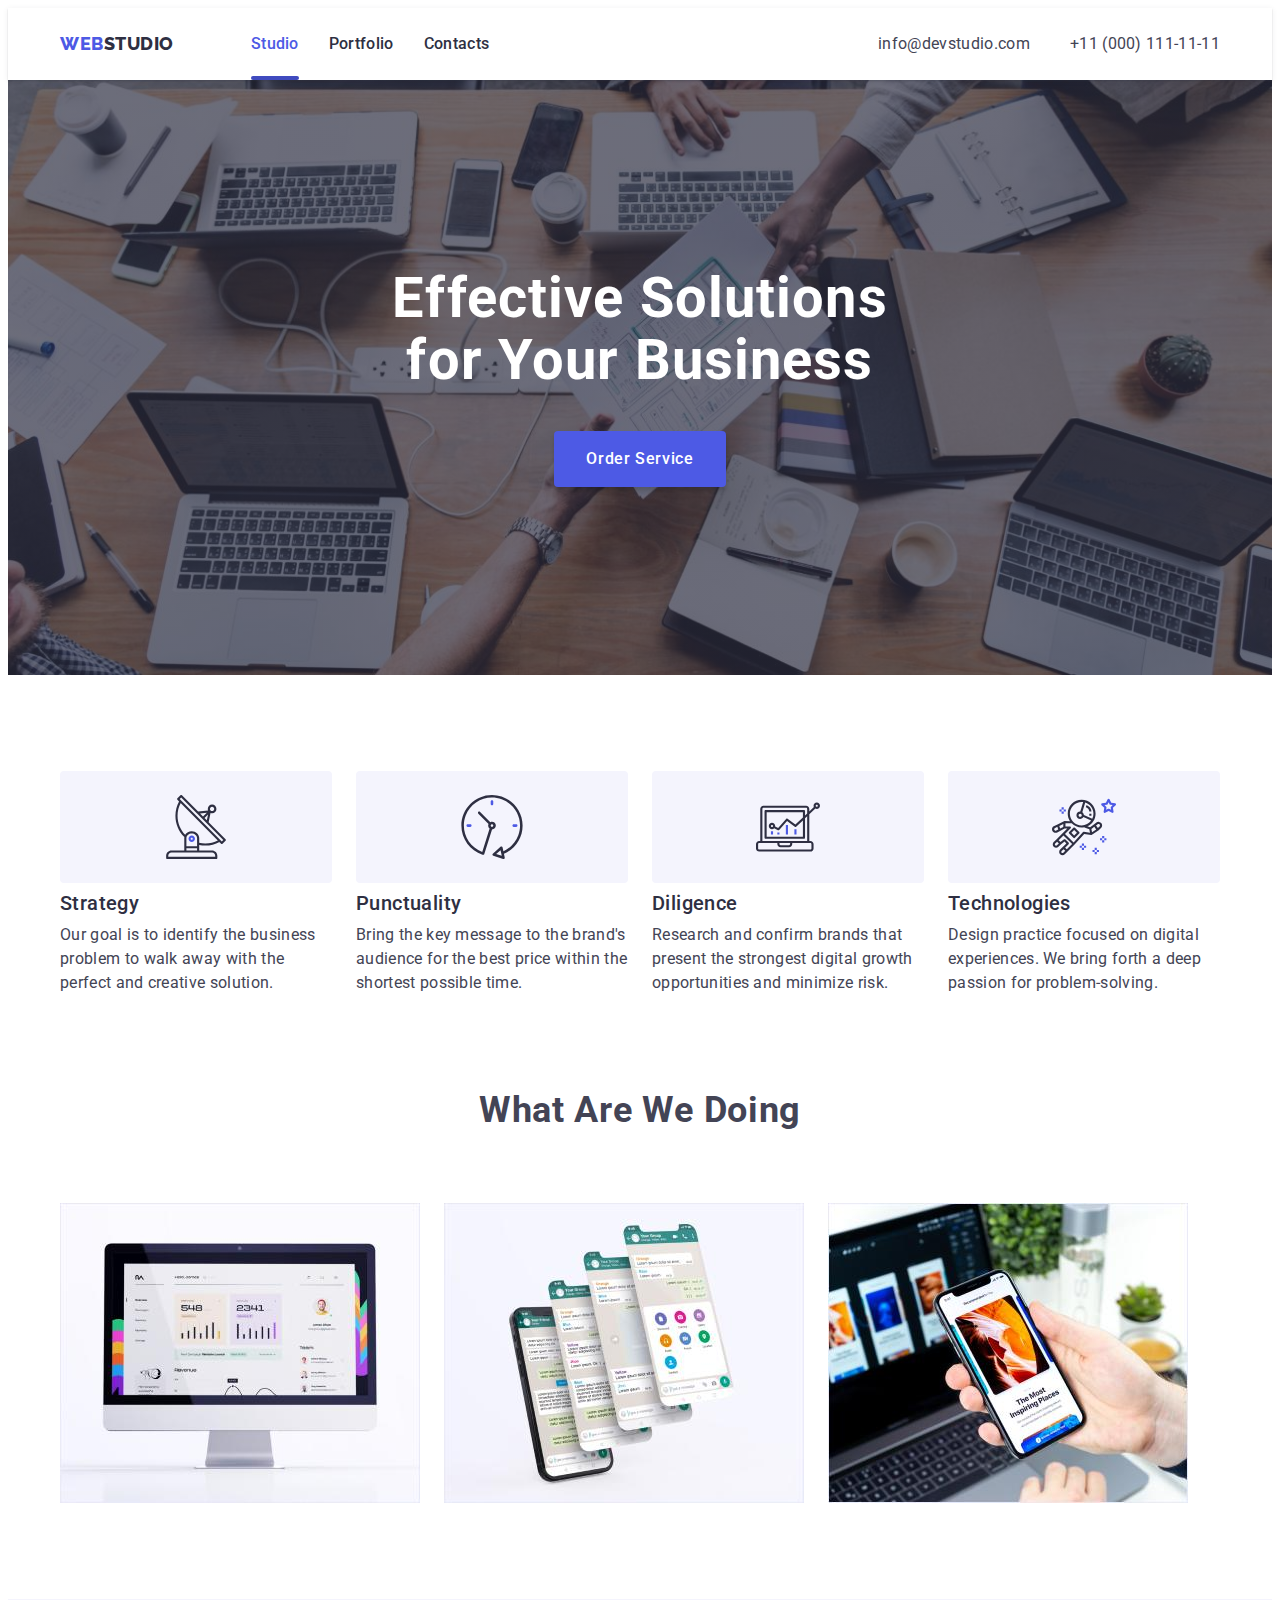
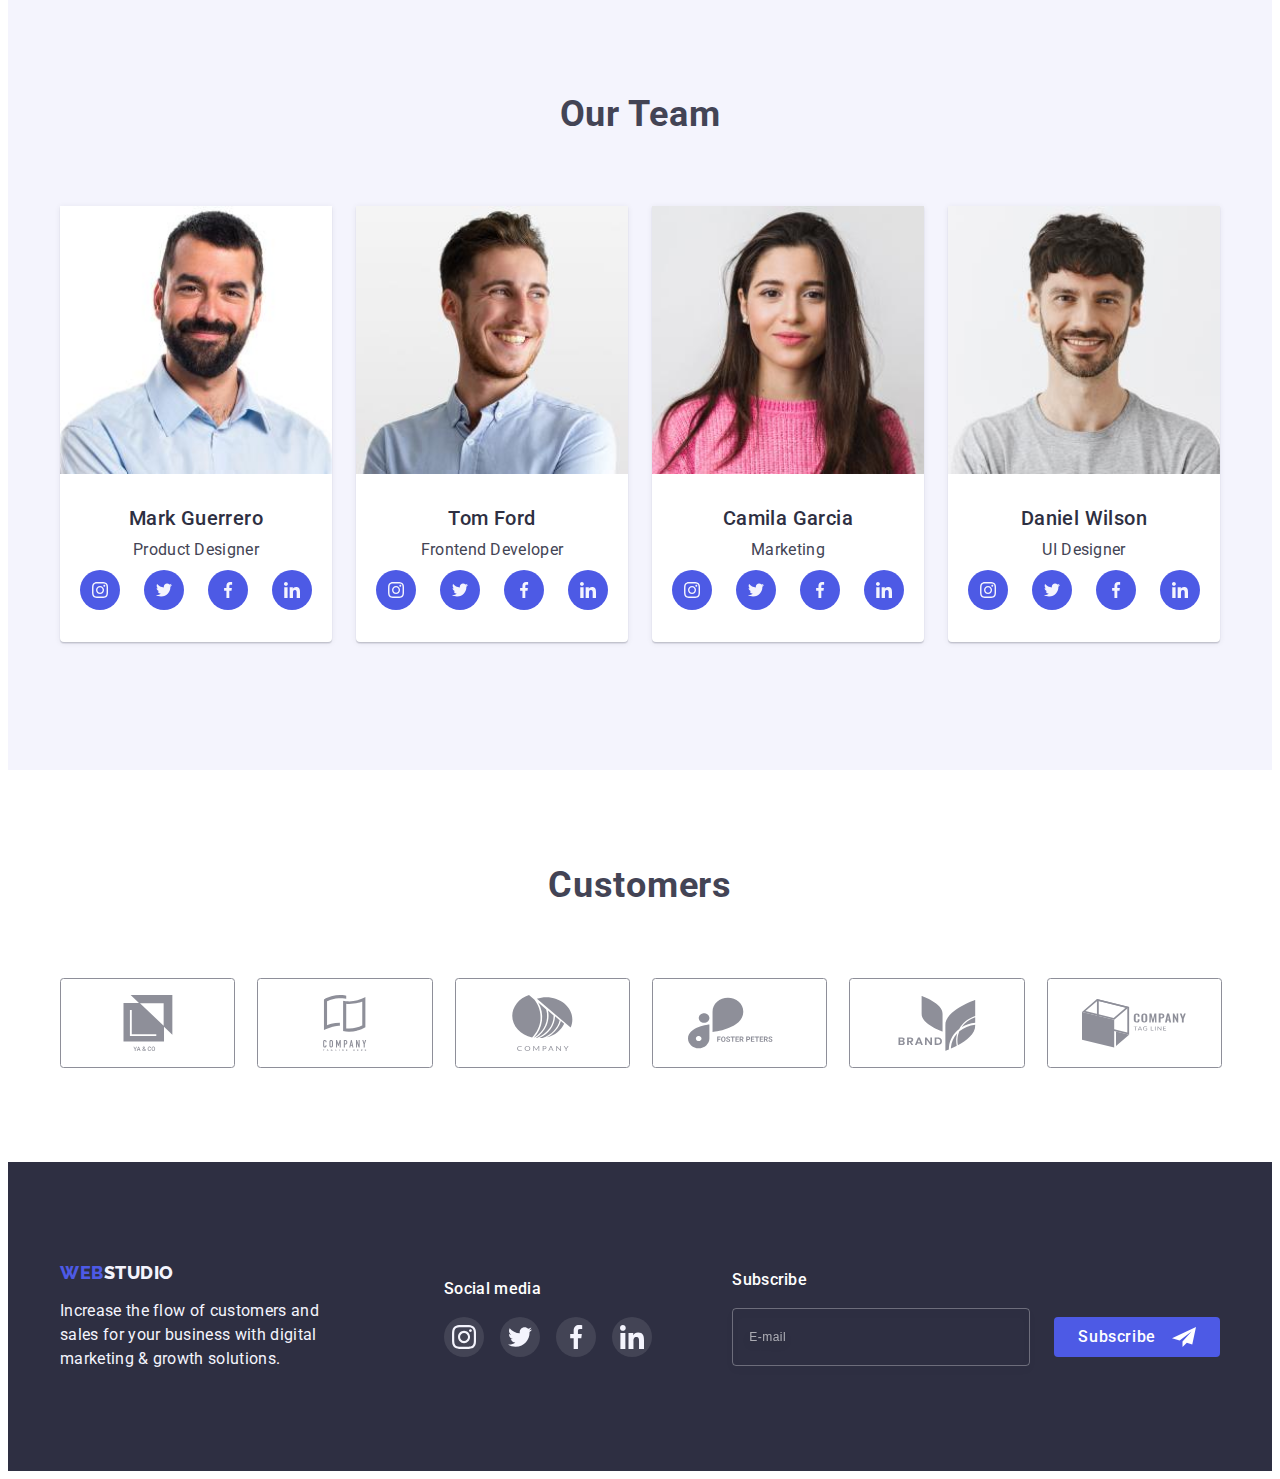
<file: index.html>
<!DOCTYPE html>
<html lang="en">
  <head>
    <meta charset="UTF-8" />
    <meta http-equiv="X-UA-Compatible" content="IE=edge" />
    <meta name="viewport" content="width=device-width, initial-scale=1.0" />
    <title>Document</title>
    <link rel="preconnect" href="https://fonts.googleapis.com" />
    <link rel="preconnect" href="https://fonts.gstatic.com" crossorigin />
    <link
      href="https://fonts.googleapis.com/css2?family=Raleway:wght@800&family=Roboto:wght@400;500;700;900&display=swap"
      rel="stylesheet"
    />
    <link
      rel="stylesheet"
      href="https://cdnjs.cloudflare.com/ajax/libs/modern-normalize/1.1.0/modern-normalize.min.css"
      integrity="sha512-wpPYUAdjBVSE4KJnH1VR1HeZfpl1ub8YT/NKx4PuQ5NmX2tKuGu6U/JRp5y+Y8XG2tV+wKQpNHVUX03MfMFn9Q=="
      crossorigin="anonymous"
      referrerpolicy="no-referrer"
    />
    <link rel="stylesheet" href="./css/styles.css" />
    <link rel="stylesheet" href="./css/mobile.css" />
    <link rel="stylesheet" href="./css/tablet.css" />
    <link rel="stylesheet" href="./css/desktop.css" />
  </head>
  <body>
    <header class="header">
      <div class="container">
        <nav class="header-navigation">
          <!-- logotype -->
          <a href="/" class="header-logo link"><span>Web</span>Studio</a>
          <!-- menu -->
          <ul class="header-list list">
            <li class="header-item">
              <a class="header-link link current" href="./index.html">Studio</a>
            </li>
            <li class="header-item">
              <a class="header-link link" href="./portfolio.html">Portfolio</a>
            </li>
            <li class="header-item">
              <a class="header-link link" href="#">Contacts</a>
            </li>
          </ul>
        </nav>
        <ul class="contacts-list list">
          <li class="contacts-item">
            <a
              class="contacts-link link-email link"
              href="mailto:info@devstudio.com"
              >info@devstudio.com</a
            >
          </li>
          <li class="contacts-item">
            <a class="contacts-link link-tel link" href="tel:+110001111111"
              >+11 (000) 111-11-11</a
            >
          </li>
        </ul>
        <button
          type="button"
          class="menu-open-button btn"
          aria-label="Кнопка для відкриття мобільного меню"
          data-menu-open
        >
          <svg width="32" height="22">
            <use class="menu-open-icon" href="./images/icons.svg#burger"></use>
          </svg>
        </button>
      </div>

      <div class="mob-menu is-hidden" data-menu>
        <div class="menu-container">
          <div class="mob-menu-top">
            <button
              type="button"
              class="menu-close-button btn"
              aria-label="Кнопка для закриття мобільного меню"
              data-menu-close
            >
              <svg width="8" height="8">
                <use
                  class="menu-close-icon"
                  href="./images/icons.svg#close"
                ></use>
              </svg>
            </button>
            <ul class="mob-menu-list list">
              <li class="mob-menu-item">
                <a class="mob-menu-link link current" href="./index.html"
                  >Studio</a
                >
              </li>
              <li class="mob-menu-item">
                <a class="mob-menu-link link" href="./portfolio.html"
                  >Portfolio</a
                >
              </li>
              <li class="mob-menu-item">
                <a class="mob-menu-link link" href="#">Contacts</a>
              </li>
            </ul>
          </div>
          <div class="mob-menu-bottom">
            <ul class="mob-menu-contacts-list list">
              <li class="mob-menu-contacts-item">
                <a
                  class="mob-menu-contacts-link link-tel link"
                  href="tel:+110001111111"
                  >+11 (000) 111-11-11</a
                >
              </li>
              <li class="mob-menu-contacts-item">
                <a
                  class="mob-menu-contacts-link link-email link"
                  href="mailto:info@devstudio.com"
                  >info@devstudio.com</a
                >
              </li>
            </ul>
            <ul class="mob_menu_soc-list list">
              <li class="social_media-item">
                <a class="social_media-link link" href="#">
                  <svg class="social_media-icon" width="24" height="24">
                    <use href="./images/icons.svg#instagram"></use>
                  </svg>
                </a>
              </li>
              <li class="social_media-item">
                <a class="social_media-link link" href="#">
                  <svg class="social_media-icon" width="24" height="24">
                    <use href="./images/icons.svg#twitter"></use>
                  </svg>
                </a>
              </li>
              <li class="social_media-item">
                <a class="social_media-link link" href="#">
                  <svg class="social_media-icon" width="24" height="24">
                    <use href="./images/icons.svg#facebook"></use>
                  </svg>
                </a>
              </li>
              <li class="social_media-item">
                <a class="social_media-link link" href="#">
                  <svg class="social_media-icon" width="24" height="24">
                    <use href="./images/icons.svg#linkedin"></use>
                  </svg>
                </a>
              </li>
            </ul>
          </div>
        </div>
      </div>
    </header>

    <main>
      <!-- banner -->
      <section class="hero">
        <div class="container">
          <h1 class="hero-title">Effective Solutions for Your Business</h1>
          <button type="button" class="hero-btn btn" data-modal-open>
            Order Service
          </button>
        </div>
      </section>
      <!-- skills-->
      <section class="section section-skills">
        <div class="container">
          <h2 hidden class="skills-title">Our skills</h2>
          <ul class="skills-list list">
            <li class="skills-item">
              <div class="skills-item-icon">
                <svg height="64" width="64">
                  <use href="./images/icons.svg#antenna"></use>
                </svg>
              </div>
              <h3 class="skills-item-title">Strategy</h3>
              <p class="skills-item-text">
                Our goal is to identify the business problem to walk away with
                the perfect and creative solution.
              </p>
            </li>
            <li class="skills-item">
              <div class="skills-item-icon">
                <svg height="64" width="64">
                  <use href="./images/icons.svg#clock"></use>
                </svg>
              </div>
              <h3 class="skills-item-title">Punctuality</h3>
              <p class="skills-item-text">
                Bring the key message to the brand's audience for the best price
                within the shortest possible time.
              </p>
            </li>
            <li class="skills-item">
              <div class="skills-item-icon">
                <svg height="64" width="64">
                  <use href="./images/icons.svg#diagram"></use>
                </svg>
              </div>
              <h3 class="skills-item-title">Diligence</h3>
              <p class="skills-item-text">
                Research and confirm brands that present the strongest digital
                growth opportunities and minimize risk.
              </p>
            </li>
            <li class="skills-item">
              <div class="skills-item-icon">
                <svg height="64" width="64">
                  <use href="./images/icons.svg#astronaut"></use>
                </svg>
              </div>
              <h3 class="skills-item-title">Technologies</h3>
              <p class="skills-item-text">
                Design practice focused on digital experiences. We bring forth a
                deep passion for problem-solving.
              </p>
            </li>
          </ul>
        </div>
      </section>
      <!-- What are we doing -->
      <section class="section section-works">
        <div class="container">
          <h2 class="section-title">What are we doing</h2>
          <ul class="works-list list">
            <li class="works-item">
              <img
                src="images/what_are_we_doing_1.jpg"
                alt="Desktop applications"
                height="300"
                width="360"
              />
            </li>
            <li class="works-item">
              <img
                src="images/what_are_we_doing_2.jpg"
                alt="Mobile applications"
                height="300"
                width="360"
              />
            </li>
            <li class="works-item">
              <img
                src="images/what_are_we_doing_3.jpg"
                alt="Cross-platform applications"
                height="300"
                width="360"
              />
            </li>
          </ul>
        </div>
      </section>
      <!-- Our Team -->
      <section class="section section-team">
        <div class="container">
          <h2 class="section-title">Our Team</h2>
          <ul class="team-list list">
            <li class="team-item">
              <img
                srcset="
                  images/team/our_team_1.jpg    1x,
                  images/team/our_team_1_2x.jpg 2x
                "
                src="images/team/our_team_1.jpg"
                alt="photo"
                height="260"
                width="264"
              />
              <div class="team-text-content">
                <h3 class="team-item-title">Mark Guerrero</h3>
                <p class="team-item-text">Product Designer</p>
                <ul class="social_media list">
                  <li class="social_media-item">
                    <a class="social_media-link link" href="#">
                      <svg class="social_media-icon" width="16" height="16">
                        <use href="./images/icons.svg#instagram"></use>
                      </svg>
                    </a>
                  </li>
                  <li class="social_media-item">
                    <a class="social_media-link link" href="#">
                      <svg class="social_media-icon" width="16" height="16">
                        <use href="./images/icons.svg#twitter"></use>
                      </svg>
                    </a>
                  </li>
                  <li class="social_media-item">
                    <a class="social_media-link link" href="#">
                      <svg class="social_media-icon" width="16" height="16">
                        <use href="./images/icons.svg#facebook"></use>
                      </svg>
                    </a>
                  </li>
                  <li class="social_media-item">
                    <a class="social_media-link link" href="#">
                      <svg class="social_media-icon" width="16" height="16">
                        <use href="./images/icons.svg#linkedin"></use>
                      </svg>
                    </a>
                  </li>
                </ul>
              </div>
            </li>
            <li class="team-item">
              <img
                srcset="
                  images/team/our_team_2.jpg    1x,
                  images/team/our_team_2_2x.jpg 2x
                "
                src="images/team/our_team_2.jpg"
                alt="photo"
                height="260"
                width="264"
              />
              <div class="team-text-content">
                <h3 class="team-item-title">Tom Ford</h3>
                <p class="team-item-text">Frontend Developer</p>
                <ul class="social_media list">
                  <li class="social_media-item">
                    <a class="social_media-link link" href="#">
                      <svg class="social_media-icon" width="16" height="16">
                        <use href="./images/icons.svg#instagram"></use>
                      </svg>
                    </a>
                  </li>
                  <li class="social_media-item">
                    <a class="social_media-link link" href="#">
                      <svg class="social_media-icon" width="16" height="16">
                        <use href="./images/icons.svg#twitter"></use>
                      </svg>
                    </a>
                  </li>
                  <li class="social_media-item">
                    <a class="social_media-link link" href="#">
                      <svg class="social_media-icon" width="16" height="16">
                        <use href="./images/icons.svg#facebook"></use>
                      </svg>
                    </a>
                  </li>
                  <li class="social_media-item">
                    <a class="social_media-link link" href="#">
                      <svg class="social_media-icon" width="16" height="16">
                        <use href="./images/icons.svg#linkedin"></use>
                      </svg>
                    </a>
                  </li>
                </ul>
              </div>
            </li>
            <li class="team-item">
              <img
                srcset="
                  images/team/our_team_3.jpg    1x,
                  images/team/our_team_3_2x.jpg 2x
                "
                src="images/team/our_team_3.jpg"
                alt="photo"
                height="260"
                width="264"
              />
              <div class="team-text-content">
                <h3 class="team-item-title">Camila Garcia</h3>
                <p class="team-item-text">Marketing</p>
                <ul class="social_media list">
                  <li class="social_media-item">
                    <a class="social_media-link link" href="#">
                      <svg class="social_media-icon" width="16" height="16">
                        <use href="./images/icons.svg#instagram"></use>
                      </svg>
                    </a>
                  </li>
                  <li class="social_media-item">
                    <a class="social_media-link link" href="#">
                      <svg class="social_media-icon" width="16" height="16">
                        <use href="./images/icons.svg#twitter"></use>
                      </svg>
                    </a>
                  </li>
                  <li class="social_media-item">
                    <a class="social_media-link link" href="#">
                      <svg class="social_media-icon" width="16" height="16">
                        <use href="./images/icons.svg#facebook"></use>
                      </svg>
                    </a>
                  </li>
                  <li class="social_media-item">
                    <a class="social_media-link link" href="#">
                      <svg class="social_media-icon" width="16" height="16">
                        <use href="./images/icons.svg#linkedin"></use>
                      </svg>
                    </a>
                  </li>
                </ul>
              </div>
            </li>
            <li class="team-item">
              <img
                srcset="
                  images/team/our_team_4.jpg    1x,
                  images/team/our_team_4_2x.jpg 2x
                "
                src="images/team/our_team_4.jpg"
                alt="photo"
                height="260"
                width="264"
              />
              <div class="team-text-content">
                <h3 class="team-item-title">Daniel Wilson</h3>
                <p class="team-item-text">UI Designer</p>
                <ul class="social_media list">
                  <li class="social_media-item">
                    <a class="social_media-link link" href="#">
                      <svg class="social_media-icon" width="16" height="16">
                        <use href="./images/icons.svg#instagram"></use>
                      </svg>
                    </a>
                  </li>
                  <li class="social_media-item">
                    <a class="social_media-link link" href="#">
                      <svg class="social_media-icon" width="16" height="16">
                        <use href="./images/icons.svg#twitter"></use>
                      </svg>
                    </a>
                  </li>
                  <li class="social_media-item">
                    <a class="social_media-link link" href="#">
                      <svg class="social_media-icon" width="16" height="16">
                        <use href="./images/icons.svg#facebook"></use>
                      </svg>
                    </a>
                  </li>
                  <li class="social_media-item">
                    <a class="social_media-link link" href="#">
                      <svg class="social_media-icon" width="16" height="16">
                        <use href="./images/icons.svg#linkedin"></use>
                      </svg>
                    </a>
                  </li>
                </ul>
              </div>
            </li>
          </ul>
        </div>
      </section>
      <!-- Customers -->
      <section class="section section-customers">
        <div class="container">
          <h2 class="section-title">Customers</h2>
          <ul class="customers-list list">
            <li class="customers-item">
              <a href="#" class="customers-link link">
                <svg class="customers-icon" width="104" height="56">
                  <use href="./images/icons.svg#client_1"></use>
                </svg>
              </a>
            </li>
            <li class="customers-item">
              <a href="#" class="customers-link link">
                <svg class="customers-icon" width="104" height="56">
                  <use href="./images/icons.svg#client_2"></use>
                </svg>
              </a>
            </li>
            <li class="customers-item">
              <a href="#" class="customers-link link">
                <svg class="customers-icon" width="104" height="56">
                  <use href="./images/icons.svg#client_3"></use>
                </svg>
              </a>
            </li>
            <li class="customers-item">
              <a href="#" class="customers-link link">
                <svg class="customers-icon" width="104" height="56">
                  <use href="./images/icons.svg#client_4"></use>
                </svg>
              </a>
            </li>
            <li class="customers-item">
              <a href="#" class="customers-link link">
                <svg class="customers-icon" width="104" height="56">
                  <use href="./images/icons.svg#client_5"></use>
                </svg>
              </a>
            </li>
            <li class="customers-item">
              <a href="#" class="customers-link link">
                <svg class="customers-icon" width="104" height="56">
                  <use href="./images/icons.svg#client_6"></use>
                </svg>
              </a>
            </li>
          </ul>
        </div>
      </section>
    </main>

    <footer class="footer">
      <div class="container footer-content">
        <div class="footer-text-content">
          <a href="/" class="footer-logo link"><span>Web</span>Studio</a>
          <p class="footer-text">
            Increase the flow of customers and sales for your business with
            digital marketing & growth solutions.
          </p>
        </div>
        <div class="footer-contacts">
          <p class="footer-contacts-title">Social media</p>
          <ul class="footer-contacts-list list">
            <li class="footer-contacts-item">
              <a href="#" class="footer-contacts-link link">
                <svg class="footer-contacts-icon" width="24" height="24">
                  <use href="./images/icons.svg#instagram"></use>
                </svg>
              </a>
            </li>
            <li class="footer-contacts-item">
              <a href="#" class="footer-contacts-link link">
                <svg class="footer-contacts-icon" width="24" height="24">
                  <use href="./images/icons.svg#twitter"></use>
                </svg>
              </a>
            </li>
            <li class="footer-contacts-item">
              <a href="#" class="footer-contacts-link link">
                <svg class="footer-contacts-icon" width="24" height="24">
                  <use href="./images/icons.svg#facebook"></use>
                </svg>
              </a>
            </li>
            <li class="footer-contacts-item">
              <a href="#" class="footer-contacts-link link">
                <svg class="footer-contacts-icon" width="24" height="24">
                  <use href="./images/icons.svg#linkedin"></use>
                </svg>
              </a>
            </li>
          </ul>
        </div>
        <form class="footer-subscribe">
          <p class="footer-form-title">Subscribe</p>
          <div class="footer-input-wrap">
            <input
              type="email"
              class="footer-form-input"
              name="email"
              id="user-email"
              placeholder="E-mail"
              required
            />
            <button type="submit" class="footer-form-button btn">
              Subscribe
              <!-- <svg class="footer-subscribe-icon" width="24" height="20">
								<use href="./images/icons.svg#icon-send"></use>
							</svg> -->
            </button>
          </div>
        </form>
      </div>
    </footer>

    <div class="backdrop is-hidden" data-modal>
      <div class="modal">
        <button type="button" class="modal-button btn" data-modal-close>
          <svg class="modal-button-icon" width="8" height="8">
            <use href="./images/icons.svg#close"></use>
          </svg>
        </button>
        <form class="modal-form">
          <p class="form-title">
            Leave your contacts and we will call you back
          </p>
          <div class="form-field">
            <label for="user-name" class="input-text">Name</label>
            <div class="input-wrap">
              <input
                type="name"
                class="form-input"
                name="name"
                id="user-name"
                autofocus
                required
              />
              <svg class="input-icon" width="12" height="12">
                <use href="./images/icons.svg#icon-name"></use>
              </svg>
            </div>
          </div>

          <div class="form-field">
            <label for="user-tel" class="input-text">Phone</label>
            <div class="input-wrap">
              <input
                type="name"
                class="form-input"
                name="tel"
                id="user-tel"
                required
              />
              <svg class="input-icon" width="13" height="13">
                <use href="./images/icons.svg#icon-tel"></use>
              </svg>
            </div>
          </div>
          <div class="form-field">
            <label for="user-email" class="input-text">Email</label>
            <div class="input-wrap">
              <input
                type="email"
                class="form-input"
                name="email"
                id="user-email"
              />
              <svg class="input-icon" width="15" height="12">
                <use href="./images/icons.svg#icon-email"></use>
              </svg>
            </div>
          </div>
          <div class="form-field comment">
            <label for="user-comment" class="input-text">Comment</label>
            <textarea
              class="form-input form-comment"
              name="comment"
              placeholder="Text input"
              id="user-comment"
            ></textarea>
          </div>
          <div class="form-checkbox-field">
            <input
              type="checkbox"
              class="input-check visually-hidden"
              name="privacy"
              value="true"
              id="privacy"
            />
            <label for="privacy" class="check-text">
              <span>
                <svg class="check-icon" width="10" height="8">
                  <use href="./images/icons.svg#check"></use>
                </svg>
              </span>
              I accept the terms and conditions of the
              <a href="#" class="check-privacy-link link">Privacy Policy</a>
            </label>
          </div>
          <button type="submit" class="form-button-send btn">Send</button>
        </form>
      </div>
    </div>
    <script src="./js/mobile-menu.js"></script>
    <script src="./js/modal.js"></script>
  </body>
</html>
</file>
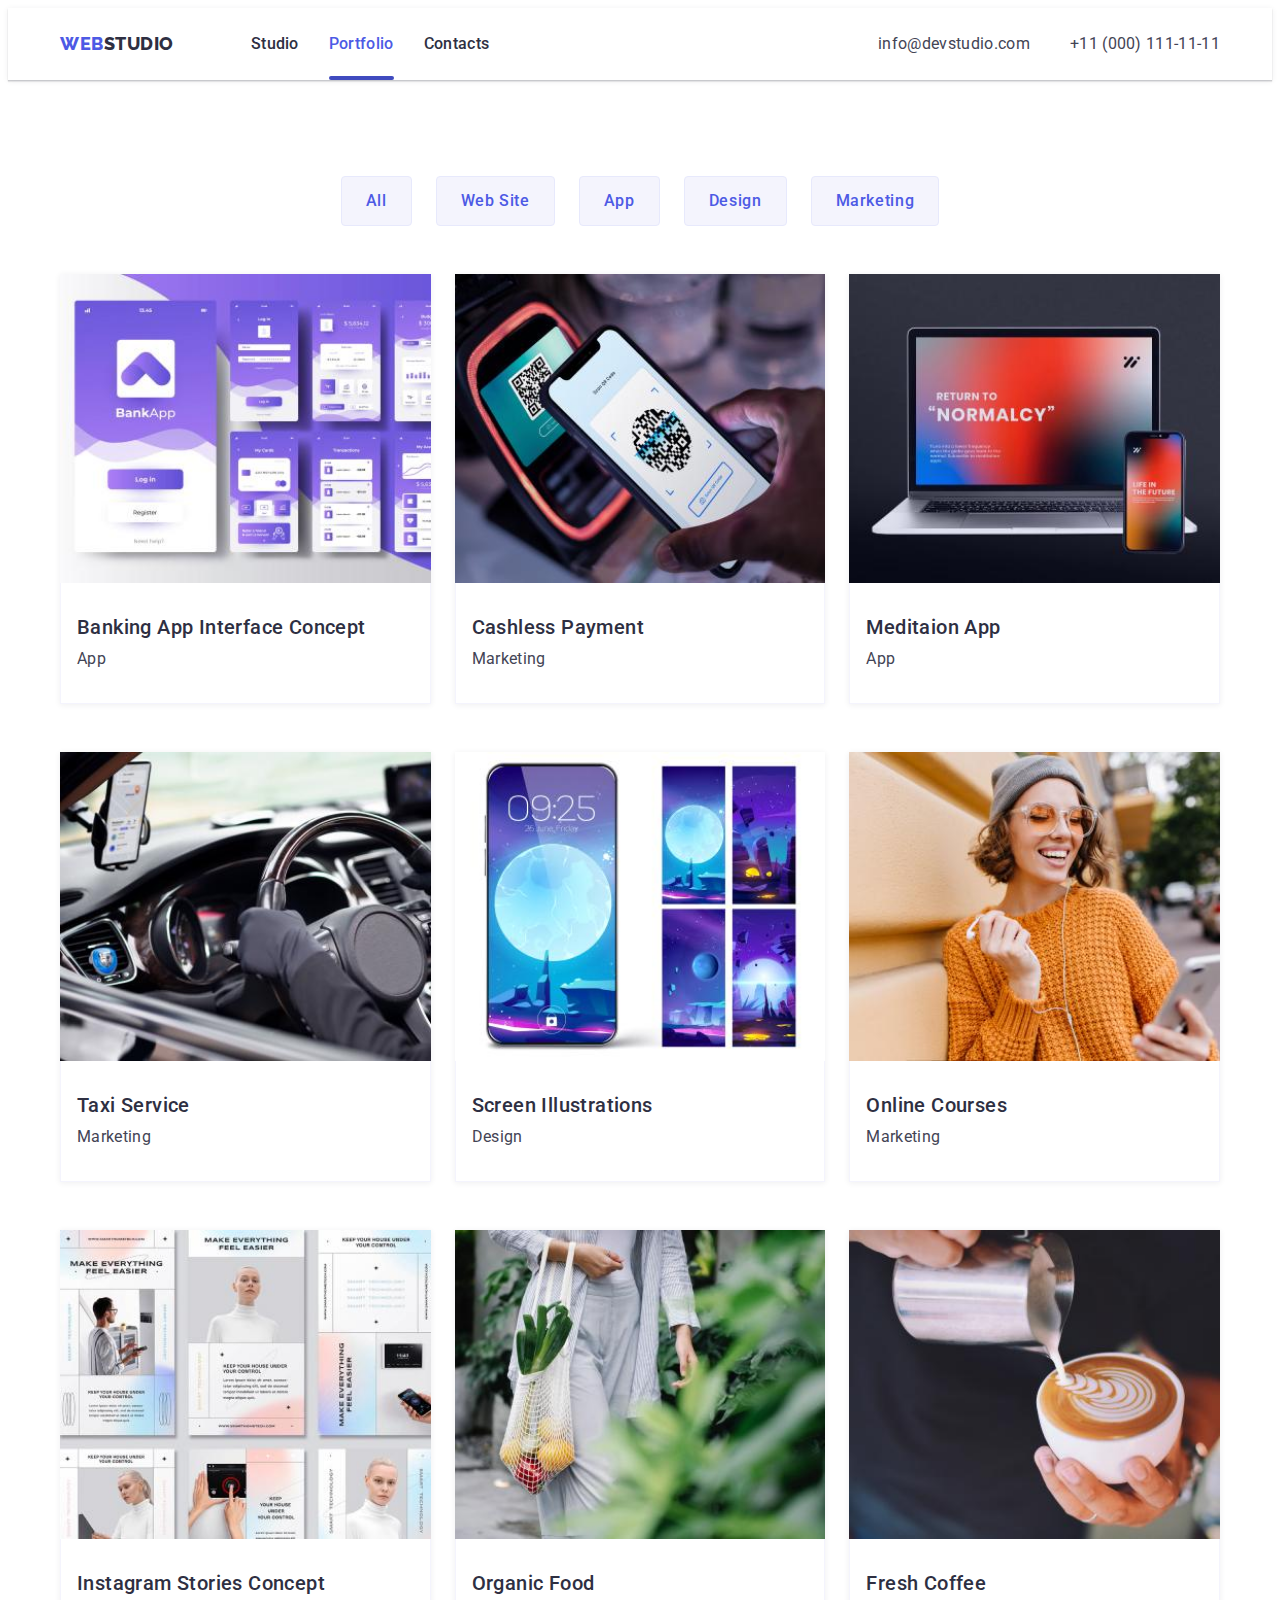
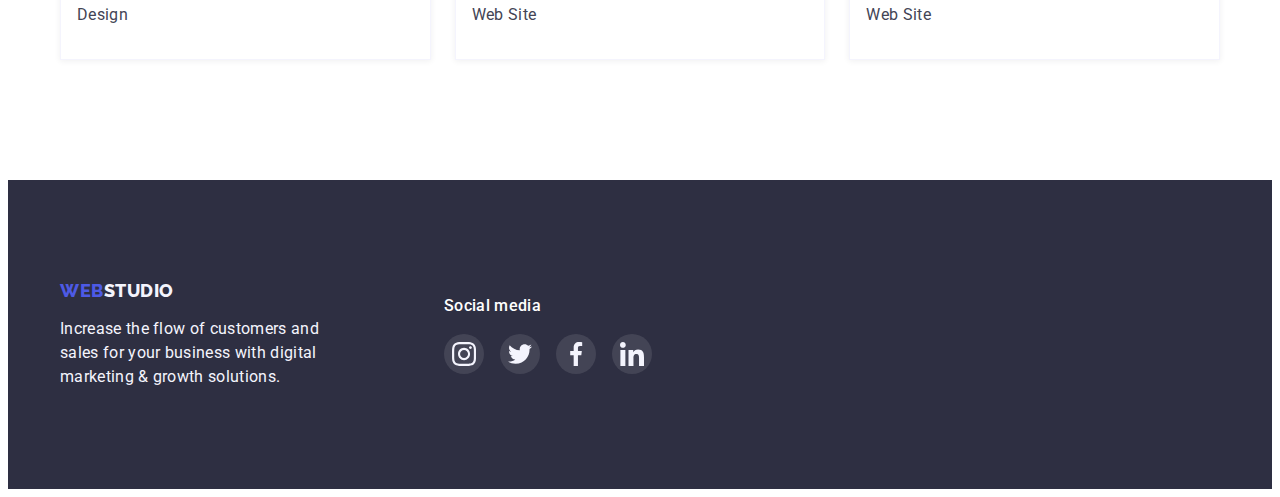
<file: portfolio.html>
<!DOCTYPE html>
<html lang="en">
	<head>
		<meta charset="UTF-8" />
		<meta http-equiv="X-UA-Compatible" content="IE=edge" />
		<meta name="viewport" content="width=device-width, initial-scale=1.0" />
		<title>Document</title>
		<link rel="preconnect" href="https://fonts.googleapis.com" />
		<link rel="preconnect" href="https://fonts.gstatic.com" crossorigin />
		<link
			href="https://fonts.googleapis.com/css2?family=Raleway:wght@800&family=Roboto:wght@400;500;700;900&display=swap"
			rel="stylesheet"
		/>
		<link
			rel="stylesheet"
			href="https://cdnjs.cloudflare.com/ajax/libs/modern-normalize/1.1.0/modern-normalize.min.css"
			integrity="sha512-wpPYUAdjBVSE4KJnH1VR1HeZfpl1ub8YT/NKx4PuQ5NmX2tKuGu6U/JRp5y+Y8XG2tV+wKQpNHVUX03MfMFn9Q=="
			crossorigin="anonymous"
			referrerpolicy="no-referrer"
		/>
		<link rel="stylesheet" href="./css/styles.css" />
		<link rel="stylesheet" href="./css/mobile.css" />
		<link rel="stylesheet" href="./css/tablet.css" />
		<link rel="stylesheet" href="./css/desktop.css" />
	</head>
	<body>
		<header class="header">
			<div class="container">
				<nav class="header-navigation">
					<!-- logotype -->
					<a href="/" class="header-logo link"><span>Web</span>Studio</a>
					<!-- menu -->
					<ul class="header-list list">
						<li class="header-item">
							<a class="header-link link" href="./index.html">Studio</a>
						</li>
						<li class="header-item">
							<a class="header-link link current" href="./portfolio.html"
								>Portfolio</a
							>
						</li>
						<li class="header-item">
							<a class="header-link link" href="#">Contacts</a>
						</li>
					</ul>
				</nav>
				<ul class="contacts-list list">
					<li class="contacts-item">
						<a
							class="contacts-link link-email link"
							href="mailto:info@devstudio.com"
							>info@devstudio.com</a
						>
					</li>
					<li class="contacts-item">
						<a class="contacts-link link-tel link" href="tel:+110001111111"
							>+11 (000) 111-11-11</a
						>
					</li>
				</ul>
				<button
					type="button"
					class="menu-open-button btn"
					aria-label="Кнопка для відкриття мобільного меню"
					data-menu-open
				>
					<svg width="32" height="22">
						<use class="menu-open-icon" href="./images/icons.svg#burger"></use>
					</svg>
				</button>
			</div>
			<div class="mob-menu is-hidden" data-menu>
				<div class="menu-container">
					<div class="mob-menu-top">
						<button
							type="button"
							class="menu-close-button btn"
							aria-label="Кнопка для закриття мобільного меню"
							data-menu-close
						>
							<svg width="8" height="8">
								<use
									class="menu-close-icon"
									href="./images/icons.svg#close"
								></use>
							</svg>
						</button>
						<ul class="mob-menu-list list">
							<li class="mob-menu-item">
								<a class="mob-menu-link link" href="./index.html">Studio</a>
							</li>
							<li class="mob-menu-item">
								<a class="mob-menu-link link current" href="./portfolio.html"
									>Portfolio</a
								>
							</li>
							<li class="mob-menu-item">
								<a class="mob-menu-link link" href="#">Contacts</a>
							</li>
						</ul>
					</div>
					<div class="mob-menu-bottom">
						<ul class="mob-menu-contacts-list list">
							<li class="mob-menu-contacts-item">
								<a
									class="mob-menu-contacts-link link-tel link"
									href="tel:+110001111111"
									>+11 (000) 111-11-11</a
								>
							</li>
							<li class="mob-menu-contacts-item">
								<a
									class="mob-menu-contacts-link link-email link"
									href="mailto:info@devstudio.com"
									>info@devstudio.com</a
								>
							</li>
						</ul>
						<ul class="mob_menu_soc-list list">
							<li class="social_media-item">
								<a class="social_media-link link" href="#">
									<svg class="social_media-icon" width="24" height="24">
										<use href="./images/icons.svg#instagram"></use>
									</svg>
								</a>
							</li>
							<li class="social_media-item">
								<a class="social_media-link link" href="#">
									<svg class="social_media-icon" width="24" height="24">
										<use href="./images/icons.svg#twitter"></use>
									</svg>
								</a>
							</li>
							<li class="social_media-item">
								<a class="social_media-link link" href="#">
									<svg class="social_media-icon" width="24" height="24">
										<use href="./images/icons.svg#facebook"></use>
									</svg>
								</a>
							</li>
							<li class="social_media-item">
								<a class="social_media-link link" href="#">
									<svg class="social_media-icon" width="24" height="24">
										<use href="./images/icons.svg#linkedin"></use>
									</svg>
								</a>
							</li>
						</ul>
					</div>
				</div>
			</div>
		</header>

		<main>
			<!-- Portfolio-->
			<section class="portfolio">
				<div class="container">
					<h1 hidden class="portfolio-title is-hidden">Our portfolio</h1>
					<ul class="filters-list list">
						<li class="filters-item">
							<button class="filters-btn btn" type="button">All</button>
						</li>
						<li class="filters-item">
							<button class="filters-btn btn" type="button">Web Site</button>
						</li>
						<li class="filters-item">
							<button class="filters-btn btn" type="button">App</button>
						</li>
						<li class="filters-item">
							<button class="filters-btn btn" type="button">Design</button>
						</li>
						<li class="filters-item">
							<button class="filters-btn btn" type="button">Marketing</button>
						</li>
					</ul>
					<ul class="portfolio-list list">
						<li class="portfolio-item">
							<a href="#" class="portfolio-link link">
								<div class="portfolio-img">
									<picture>
										<source
											srcset="
												./images/portfolio/portfolio-1.jpg        1x,
												./images/portfolio/portfolio-mob-1-2x.jpg 2x
											"
											media="(min-width: 1200px)"
										/>
										<source
											srcset="
												./images/portfolio/portfolio-1.jpg    1x,
												./images/portfolio/portfolio-1-2x.jpg 2x
											"
											media="(min-width: 768px)"
										/>
										<source
											srcset="
												./images/portfolio/portfolio-mob-1.jpg    1x,
												./images/portfolio/portfolio-mob-1-2x.jpg 2x
											"
											media="(min-width: 320px)"
										/>
										<img
											src="./images/portfolio/portfolio-1.jpg"
											alt="photo the work"
											height="300"
											width="396"
										/>
									</picture>
									<p class="portfolio-img-overlay">
										14 Stylish and User-Friendly App Design Concepts · Task
										Manager App · Calorie Tracker App · Exotic Fruit Ecommerce
										App · Cloud Storage App
									</p>
								</div>
								<div class="portfolio-text-content">
									<h2 class="portfolio-item-title">
										Banking App Interface Concept
									</h2>
									<p class="portfolio-item-text">App</p>
								</div>
							</a>
						</li>
						<li class="portfolio-item">
							<a href="#" class="portfolio-link link">
								<div class="portfolio-img">
									<picture>
										<source
											srcset="
												./images/portfolio/portfolio-2.jpg        1x,
												./images/portfolio/portfolio-mob-2-2x.jpg 2x
											"
											media="(min-width: 1200px)"
										/>
										<source
											srcset="
												./images/portfolio/portfolio-2.jpg    1x,
												./images/portfolio/portfolio-2-2x.jpg 2x
											"
											media="(min-width: 768px)"
										/>
										<source
											srcset="
												./images/portfolio/portfolio-mob-2.jpg    1x,
												./images/portfolio/portfolio-mob-2-2x.jpg 2x
											"
											media="(min-width: 320px)"
										/>
										<img
											src="./images/portfolio/portfolio-2.jpg"
											alt="photo the work"
											height="300"
											width="396"
										/>
									</picture>
									<p class="portfolio-img-overlay">
										14 Stylish and User-Friendly App Design Concepts · Task
										Manager App · Calorie Tracker App · Exotic Fruit Ecommerce
										App · Cloud Storage App
									</p>
								</div>
								<div class="portfolio-text-content">
									<h2 class="portfolio-item-title">Cashless Payment</h2>
									<p class="portfolio-item-text">Marketing</p>
								</div>
							</a>
						</li>
						<li class="portfolio-item">
							<a href="#" class="portfolio-link link">
								<div class="portfolio-img">
									<picture>
										<source
											srcset="
												./images/portfolio/portfolio-3.jpg        1x,
												./images/portfolio/portfolio-mob-3-2x.jpg 2x
											"
											media="(min-width: 1200px)"
										/>
										<source
											srcset="
												./images/portfolio/portfolio-3.jpg    1x,
												./images/portfolio/portfolio-3-2x.jpg 2x
											"
											media="(min-width: 768px)"
										/>
										<source
											srcset="
												./images/portfolio/portfolio-mob-3.jpg    1x,
												./images/portfolio/portfolio-mob-3-2x.jpg 2x
											"
											media="(min-width: 320px)"
										/>
										<img
											src="./images/portfolio/portfolio-3.jpg"
											alt="photo the work"
											height="300"
											width="396"
										/>
									</picture>
									<p class="portfolio-img-overlay">
										14 Stylish and User-Friendly App Design Concepts · Task
										Manager App · Calorie Tracker App · Exotic Fruit Ecommerce
										App · Cloud Storage App
									</p>
								</div>
								<div class="portfolio-text-content">
									<h2 class="portfolio-item-title">Meditaion App</h2>
									<p class="portfolio-item-text">App</p>
								</div>
							</a>
						</li>
						<li class="portfolio-item">
							<a href="#" class="portfolio-link link">
								<div class="portfolio-img">
									<picture>
										<source
											srcset="
												./images/portfolio/portfolio-4.jpg        1x,
												./images/portfolio/portfolio-mob-4-2x.jpg 2x
											"
											media="(min-width: 1200px)"
										/>
										<source
											srcset="
												./images/portfolio/portfolio-4.jpg    1x,
												./images/portfolio/portfolio-4-2x.jpg 2x
											"
											media="(min-width: 768px)"
										/>
										<source
											srcset="
												./images/portfolio/portfolio-mob-4.jpg    1x,
												./images/portfolio/portfolio-mob-4-2x.jpg 2x
											"
											media="(min-width: 320px)"
										/>
										<img
											src="./images/portfolio/portfolio-4.jpg"
											alt="photo the work"
											height="300"
											width="396"
										/>
									</picture>
									<p class="portfolio-img-overlay">
										14 Stylish and User-Friendly App Design Concepts · Task
										Manager App · Calorie Tracker App · Exotic Fruit Ecommerce
										App · Cloud Storage App
									</p>
								</div>
								<div class="portfolio-text-content">
									<h2 class="portfolio-item-title">Taxi Service</h2>
									<p class="portfolio-item-text">Marketing</p>
								</div>
							</a>
						</li>
						<li class="portfolio-item">
							<a href="#" class="portfolio-link link">
								<div class="portfolio-img">
									<picture>
										<source
											srcset="
												./images/portfolio/portfolio-5.jpg        1x,
												./images/portfolio/portfolio-mob-5-2x.jpg 2x
											"
											media="(min-width: 1200px)"
										/>
										<source
											srcset="
												./images/portfolio/portfolio-5.jpg    1x,
												./images/portfolio/portfolio-5-2x.jpg 2x
											"
											media="(min-width: 768px)"
										/>
										<source
											srcset="
												./images/portfolio/portfolio-mob-5.jpg    1x,
												./images/portfolio/portfolio-mob-5-2x.jpg 2x
											"
											media="(min-width: 320px)"
										/>
										<img
											src="./images/portfolio/portfolio-5.jpg"
											alt="photo the work"
											height="300"
											width="396"
										/>
									</picture>
									<p class="portfolio-img-overlay">
										14 Stylish and User-Friendly App Design Concepts · Task
										Manager App · Calorie Tracker App · Exotic Fruit Ecommerce
										App · Cloud Storage App
									</p>
								</div>
								<div class="portfolio-text-content">
									<h2 class="portfolio-item-title">Screen Illustrations</h2>
									<p class="portfolio-item-text">Design</p>
								</div>
							</a>
						</li>
						<li class="portfolio-item">
							<a href="#" class="portfolio-link link">
								<div class="portfolio-img">
									<picture>
										<source
											srcset="
												./images/portfolio/portfolio-6.jpg        1x,
												./images/portfolio/portfolio-mob-6-2x.jpg 2x
											"
											media="(min-width: 1200px)"
										/>
										<source
											srcset="
												./images/portfolio/portfolio-6.jpg    1x,
												./images/portfolio/portfolio-6-2x.jpg 2x
											"
											media="(min-width: 768px)"
										/>
										<source
											srcset="
												./images/portfolio/portfolio-mob-6.jpg    1x,
												./images/portfolio/portfolio-mob-6-2x.jpg 2x
											"
											media="(min-width: 320px)"
										/>
										<img
											src="./images/portfolio/portfolio-6.jpg"
											alt="photo the work"
											height="300"
											width="396"
										/>
									</picture>
									<p class="portfolio-img-overlay">
										14 Stylish and User-Friendly App Design Concepts · Task
										Manager App · Calorie Tracker App · Exotic Fruit Ecommerce
										App · Cloud Storage App
									</p>
								</div>
								<div class="portfolio-text-content">
									<h2 class="portfolio-item-title">Online Courses</h2>
									<p class="portfolio-item-text">Marketing</p>
								</div>
							</a>
						</li>
						<li class="portfolio-item">
							<a href="#" class="portfolio-link link">
								<div class="portfolio-img">
									<picture>
										<source
											srcset="
												./images/portfolio/portfolio-7.jpg        1x,
												./images/portfolio/portfolio-mob-7-2x.jpg 2x
											"
											media="(min-width: 1200px)"
										/>
										<source
											srcset="
												./images/portfolio/portfolio-7.jpg    1x,
												./images/portfolio/portfolio-7-2x.jpg 2x
											"
											media="(min-width: 768px)"
										/>
										<source
											srcset="
												./images/portfolio/portfolio-mob-7.jpg    1x,
												./images/portfolio/portfolio-mob-7-2x.jpg 2x
											"
											media="(min-width: 320px)"
										/>
										<img
											src="./images/portfolio/portfolio-7.jpg"
											alt="photo the work"
											height="300"
											width="396"
										/>
									</picture>
									<p class="portfolio-img-overlay">
										14 Stylish and User-Friendly App Design Concepts · Task
										Manager App · Calorie Tracker App · Exotic Fruit Ecommerce
										App · Cloud Storage App
									</p>
								</div>
								<div class="portfolio-text-content">
									<h2 class="portfolio-item-title">
										Instagram Stories Concept
									</h2>
									<p class="portfolio-item-text">Design</p>
								</div>
							</a>
						</li>
						<li class="portfolio-item">
							<a href="#" class="portfolio-link link">
								<div class="portfolio-img">
									<picture>
										<source
											srcset="
												./images/portfolio/portfolio-8.jpg        1x,
												./images/portfolio/portfolio-mob-8-2x.jpg 2x
											"
											media="(min-width: 1200px)"
										/>
										<source
											srcset="
												./images/portfolio/portfolio-8.jpg    1x,
												./images/portfolio/portfolio-8-2x.jpg 2x
											"
											media="(min-width: 768px)"
										/>
										<source
											srcset="
												./images/portfolio/portfolio-mob-8.jpg    1x,
												./images/portfolio/portfolio-mob-8-2x.jpg 2x
											"
											media="(min-width: 320px)"
										/>
										<img
											src="./images/portfolio/portfolio-8.jpg"
											alt="photo the work"
											height="300"
											width="396"
										/>
									</picture>
									<p class="portfolio-img-overlay">
										14 Stylish and User-Friendly App Design Concepts · Task
										Manager App · Calorie Tracker App · Exotic Fruit Ecommerce
										App · Cloud Storage App
									</p>
								</div>
								<div class="portfolio-text-content">
									<h2 class="portfolio-item-title">Organic Food</h2>
									<p class="portfolio-item-text">Web Site</p>
								</div>
							</a>
						</li>
						<li class="portfolio-item">
							<a href="#" class="portfolio-link link">
								<div class="portfolio-img">
									<picture>
										<source
											srcset="
												./images/portfolio/portfolio-9.jpg        1x,
												./images/portfolio/portfolio-mob-9-2x.jpg 2x
											"
											media="(min-width: 1200px)"
										/>
										<source
											srcset="
												./images/portfolio/portfolio-9.jpg    1x,
												./images/portfolio/portfolio-9-2x.jpg 2x
											"
											media="(min-width: 768px)"
										/>
										<source
											srcset="
												./images/portfolio/portfolio-mob-9.jpg    1x,
												./images/portfolio/portfolio-mob-9-2x.jpg 2x
											"
											media="(min-width: 320px)"
										/>
										<img
											src="./images/portfolio/portfolio-9.jpg"
											alt="photo the work"
											height="300"
											width="396"
										/>
									</picture>
									<p class="portfolio-img-overlay">
										14 Stylish and User-Friendly App Design Concepts · Task
										Manager App · Calorie Tracker App · Exotic Fruit Ecommerce
										App · Cloud Storage App
									</p>
								</div>
								<div class="portfolio-text-content">
									<h2 class="portfolio-item-title">Fresh Coffee</h2>
									<p class="portfolio-item-text">Web Site</p>
								</div>
							</a>
						</li>
					</ul>
				</div>
			</section>
		</main>

		<footer class="footer">
			<div class="container footer-content">
				<div class="footer-text-content">
					<a href="/" class="footer-logo link"><span>Web</span>Studio</a>
					<p class="footer-text">
						Increase the flow of customers and sales for your business with
						digital marketing & growth solutions.
					</p>
				</div>
				<div class="footer-contacts">
					<p class="footer-contacts-title">Social media</p>
					<ul class="footer-contacts-list list">
						<li class="footer-contacts-item">
							<a href="#" class="footer-contacts-link link">
								<svg class="footer-contacts-icon" width="24" height="24">
									<use href="./images/icons.svg#instagram"></use>
								</svg>
							</a>
						</li>
						<li class="footer-contacts-item">
							<a href="#" class="footer-contacts-link link">
								<svg class="footer-contacts-icon" width="24" height="24">
									<use href="./images/icons.svg#twitter"></use>
								</svg>
							</a>
						</li>
						<li class="footer-contacts-item">
							<a href="#" class="footer-contacts-link link">
								<svg class="footer-contacts-icon" width="24" height="24">
									<use href="./images/icons.svg#facebook"></use>
								</svg>
							</a>
						</li>
						<li class="footer-contacts-item">
							<a href="#" class="footer-contacts-link link">
								<svg class="footer-contacts-icon" width="24" height="24">
									<use href="./images/icons.svg#linkedin"></use>
								</svg>
							</a>
						</li>
					</ul>
				</div>
			</div>
		</footer>
		<script src="./js/mobile-menu.js"></script>
	</body>
</html>
</file>
<file: css/styles.css>
:root {
	--primary-brand-color: #4d5ae5; /* IRIS */
	--title-color: #2e2f42;
	--dark-color: #2e2f42; /* NAVY BLUE */
	--main-text-color: #434455; /* SLATE */
	--icons-color: #8e8f99; /* LIGHT SLATE */
	--accent-color: #e7e9fc; /* CORNFLOWER */
	--light-collor: #f4f4fd; /* CLOUD */
	--button-hover-color: #404bbf; /* OCEAN */

	--transition-property: 250ms cubic-bezier(0.4, 0, 0.2, 1);
}

p,
h1,
h2,
h3,
h4,
h5,
h6 {
	margin: 0;
}
ul,
ol {
	margin: 0;
	padding-left: 0;
}

body {
	font-family: "Roboto", sans-serif;
	font-weight: 400;
	font-size: 16px;
	line-height: 1.5;
	letter-spacing: 0.02em;
	color: var(--main-text-color);
}
img {
	display: block;
	max-width: 100%;
	height: auto;
	width: 100%;
}
.list {
	list-style: none;
}
.link {
	text-decoration: none;
}
.btn {
	font-family: inherit;
	cursor: pointer;
	transition: color var(--transition-property),
		background-color var(--transition-property),
		box-shadow var(--transition-property),
		border-color var(--transition-property);
}
.btn:hover,
.btn:focus {
	font-family: inherit;
	background-color: var(--button-hover-color);
	color: #ffffff;
}
.container {
	max-width: 428px;
	padding-left: 16px;
	padding-right: 16px;
	margin-left: auto;
	margin-right: auto;
}
.section {
	padding-top: 96px;
	padding-bottom: 96px;
}
.section-title {
	margin-bottom: 72px;
	font-weight: 700;
	font-size: 36px;
	line-height: 1.1;
	text-align: center;
	letter-spacing: 0.02em;
	text-transform: capitalize;
	color: var(----dark-color);
}
.no-scroll {
	overflow: hidden;
}
.visually-hidden {
	position: absolute;
	width: 1px;
	height: 1px;
	margin: -1px;
	border: 0;
	padding: 0;
	white-space: nowrap;
	clip-path: inset(100%);
	clip: rect(0 0 0 0);
	overflow: hidden;
}
.is-hidden {
	visibility: hidden;
	opacity: 0;
	pointer-events: none;
}

/*---------- HEADER ------------ */

.header {
	position: relative;
	background-color: #ffffff;
	box-shadow: 0px 2px 1px rgba(46, 47, 66, 0.08),
		0px 1px 1px rgba(46, 47, 66, 0.16), 0px 1px 6px rgba(46, 47, 66, 0.08);
}
.header > .container {
	display: flex;
}
.header-logo {
	display: block;
	margin-right: 77px;
	padding-top: 24px;
	padding-bottom: 24px;
	font-family: "Raleway", sans-serif;
	font-weight: 800;
	font-size: 18px;
	line-height: 1.3;
	letter-spacing: 0.03em;
	text-transform: uppercase;
	color: var(--dark-color);
}
.header-logo span {
	color: var(--primary-brand-color);
}
.header-list {
	display: none;
}
.contacts-list {
	display: none;
}
.contacts-link {
	display: block;
	color: var(--main-text-color);
	transition: color var(--transition-property);
}
.header-link:hover,
.header-link:focus,
.header-link.current,
.contacts-link:hover,
.contacts-link:focus {
	color: var(--primary-brand-color);
}
.header-link.current::after {
	content: "";
	position: absolute;
	bottom: 0;
	left: 0;
	height: 4px;
	width: 100%;
	background-color: #404bbf;
	border-radius: 2px;
}

.menu-container {
	display: flex;
	flex-direction: column;
	justify-content: space-between;
	height: 100%;
	max-width: 428px;
	padding-left: 40px;
	padding-right: 51px;
	margin-left: auto;
	margin-right: auto;
	overflow: auto;
}
.menu-open-button {
	margin-top: auto;
	margin-bottom: auto;
	margin-left: auto;
	width: 32px;
	height: 32px;
	padding: 0;
    border: none;
    background-color: transparent;
}
.menu-open-icon {
}
.mob-menu {
	position: fixed;
	top: 0;
	left: 0;
	width: 100vw;
	height: 100vh;
	padding-top: 80px;
	padding-bottom: 40px;
	background-color: #FFFFFF;
	box-shadow: 0px 2px 1px rgba(46, 47, 66, 0.08), 0px 1px 1px rgba(46, 47, 66, 0.16), 0px 1px 6px rgba(46, 47, 66, 0.08);
	z-index: 1;
}
.menu-close-button {
	position: absolute;
	top: 40px;
	right: 40px;	
    display: flex;
	justify-content: center;
	align-items: center;
    width: 24px;
    height: 24px;
    background-color: #E7E9FC;
    border: 1px solid rgba(0, 0, 0, 0.1);
    border-radius: 50%;
	/* transition: background-color заданий на загальний клас btn */
}
.menu-close-icon {
    transition: fill var(--transition-property);
}
.menu-close-button:focus .menu-close-icon {
    fill:  #FFFFFF;
}
.mob-menu-list {
	margin-bottom: 20px;
}
.mob-menu-item:not(:last-child) {
	margin-bottom: 40px;
}
.mob-menu-link {
	position: relative;
	font-weight: 700;
	font-size: 36px;
	line-height: 1.1;
	letter-spacing: 0.02em;
	text-transform: capitalize;
	color: var(--title-color);
	transition: color var(--transition-property);
}
.mob-menu-link:focus,
.mob-menu-link.current {
	color: var(--primary-brand-color);
}
.mob-menu-contacts-list {
	margin-bottom: 48px;
}
.mob-menu-contacts-item > .link-tel {
	margin-bottom: 40px;
}
.mob-menu-contacts-link.link-tel {
	display: block;
	font-weight: 600;
	font-size: 35px;
	line-height: 1.1;
	text-transform: capitalize;
	color: var(--primary-brand-color);
}
.mob-menu-contacts-link.link-email {
	font-weight: 500;
	font-size: 20px;
	line-height: 1.2;
	letter-spacing: 0.02em;
	color: var(--main-text-color);
}
.mob_menu_soc-list {
	display: flex;
	justify-content: space-between;
}

/*---------- HERO ------------ */

.hero {
	padding-top: 112px;
	padding-bottom: 112px; 
	margin-left: auto;
	margin-right: auto;
	background-color: var(--dark-color);
	background-image: linear-gradient(
			rgba(46, 47, 66, 0.7),
			rgba(46, 47, 66, 0.7)
		),
		url("../images/hero/hero-bg-mob.jpg");
	background-size: cover;
	background-repeat: no-repeat;
	background-position: center;
	background-size: cover;
	text-align: center;
	
}
@media (min-device-pixel-ratio: 2),
  (min-resolution: 192dpi),
  (min-resolution: 2dppx) {
  .hero {
    background-image: linear-gradient(
			rgba(46, 47, 66, 0.7),
			rgba(46, 47, 66, 0.7)
		),
		url("../images/hero/hero-bg-mob-2x.jpg");
  }
}
.hero-title {
	margin-left: auto;
	margin-right: auto;
	margin-bottom: 72px;
	max-width: 319px;
	font-weight: 700;
	font-size: 36px;
	line-height: 1.1;
	letter-spacing: 0.02em;
	color: #ffffff;
}
.hero-btn {
	padding: 16px 32px;
	background-color: var(--primary-brand-color);
	font-weight: 500;
	font-size: 16px;
	line-height: 1.5;
	letter-spacing: 0.04em;
	color: #ffffff;
	box-shadow: 0px 4px 4px rgba(0, 0, 0, 0.15);
	border: none;
	border-radius: 4px;
}
.hero-btn:hover,
.hero-btn:focus {
	box-shadow: 0px 4px 4px rgba(0, 0, 0, 0.15);
}

/*---------- SKILLS ------------ */
.section-skills {
	padding-bottom: 96px;
}
.skills-list {
	display: flex;
	flex-direction: column;
	gap: 72px;
}
.skills-item {
}
.skills-item-icon {
	display: none;
}
.skills-item-title {
	margin-bottom: 8px;
	font-weight: 700;
	font-size: 36px;
	line-height: 1.1;
	letter-spacing: 0.02em;
	color: var(--title-color);
	text-align: center;
}
.skills-item-text {
	font-weight: 500;
	font-size: 16px;
	line-height: 1.5;
	letter-spacing: 0.02em;
	color: var(--main-text-color);
} 

/*---------- What are we doing ------------ */

.section-works {
	display: none;
}

/*---------- TEAM ------------ */

.section-team {
	padding-bottom: 128px;
	background-color: var(--light-collor);
}
.team-list {
	display: flex;
	flex-direction: column;
	align-items: center;
	row-gap: 72px;
}
.team-item {
	width: 260px;
	background-color: #ffffff;
	box-shadow: 0px 1px 6px rgba(46, 47, 66, 0.08),
		0px 1px 1px rgba(46, 47, 66, 0.16), 0px 2px 1px rgba(46, 47, 66, 0.08);
	border: none;
	border-radius: 0px 0px 4px 4px;
}
.team-text-content {
	padding-top: 32px;
	padding-bottom: 32px;
}
.team-item-title {
	margin-bottom: 8px;
	font-weight: 500;
	font-size: 20px;
	line-height: 1.2;
	text-align: center;
	letter-spacing: 0.02em;
	color: var(--title-color);
}
.team-item-text {
	margin-bottom: 8px;
	font-size: 16px;
	line-height: 1.5;
	text-align: center;
	letter-spacing: 0.02em;
	color: var(--main-text-color);
}
.social_media {
	display: flex;
	gap: 24px;
	justify-content: center;
}
.social_media-item {
	height: 40px;
	width: 40px;
}
.social_media-link {
	height: 100%;
	width: 100%;
	display: flex;
	justify-content: center;
	align-items: center;
	background-color: var(--primary-brand-color);
	border-radius: 50%;
	transition: background-color var(--transition-property);
}
.social_media-icon {
	fill: var(--light-collor);
}
.social_media-link:hover,
.social_media-link:focus {
	background-color: var(--button-hover-color);
	cursor: pointer;
}

/*---------- CUSTOMERS ------------ */

.section-customers {
	padding-top: 96px;
}
.customers-list {
	display: flex;
	flex-wrap: wrap;
	gap: 72px 16px;
}
.customers-item {
	width: calc((100% - 1 * 16px) / 2);
	height: 88px;
}
.customers-link {
	width: 100%;
	height: 100%;
	display: flex;
	justify-content: center;
	align-items: center;
	border: 1px solid var(--icons-color);
	border-radius: 3.5px;
	transition: border var(--transition-property);
}
.customers-icon {
	fill: var(--icons-color);
	transition: fill var(--transition-property);
}
.customers-link:hover,
.customers-link:focus {
	border: var(--button-hover-color) 1px solid;
}
.customers-link:hover .customers-icon,
.customers-link:focus .customers-icon {
	fill: var(--button-hover-color);
}

/*---------- PORTFOLIO ------------ */

.portfolio {
	padding-top: 48px;
	padding-bottom: 48px;
}
.filters-list {
	display: flex;
	flex-wrap: wrap;
	margin-bottom: 72px;
	gap: 24px;
	justify-content: start;
}
.filters-item {
}
.filters-btn {
	padding: 8px 16px;
	background-color: var(--light-collor);
	border: 1px solid var(--accent-color);
	border-radius: 4px;
	font-weight: 500;
	font-size: 16px;
	line-height: 1.5;
	letter-spacing: 0.04em;
	color: var(--primary-brand-color);
}
.filters-btn:hover,
.filters-btn:focus,
.filters-btn:active {
	background-color: var(--button-hover-color);
	border-color: var(--button-hover-color);
	box-shadow: 0px 3px 1px rgba(0, 0, 0, 0.1), 0px 2px 1px rgba(0, 0, 0, 0.08),
		0px 2px 2px rgba(0, 0, 0, 0.12);
	color: #ffffff;
}
.portfolio-list {
	display: flex;
	row-gap: 48px;
	flex-wrap: wrap;
	flex-direction: column;
	justify-content: center;
}
.portfolio-item {
	width: 396px;
	background-color: #ffffff;
	box-shadow: 0px 1px 6px rgba(46, 47, 66, 0.08);
}
.portfolio-link {
	transition: box-shadow var(--transition-property);
}
.portfolio-link:hover,
.portfolio-link:focus {
	display: block;
	box-shadow: 0px 1px 6px rgba(46, 47, 66, 0.08),
		0px 1px 1px rgba(46, 47, 66, 0.16), 0px 2px 1px rgba(46, 47, 66, 0.08);
}
.portfolio-img {
	position: relative;
    overflow: hidden;
}
.portfolio-img-overlay {
	position: absolute;
	top: 0;
    width: 100%;
	height: 100%;
    padding: 40px 32px;
	font-weight: 400;
	font-size: 16px;
	line-height: 1.5;
	letter-spacing: 0.02em;
	color: var(--light-collor);
    background-color: var(--primary-brand-color);
	transform: translateY(101%);
    transition: transform var(--transition-property);
    overflow: auto;
}
.portfolio-link:hover .portfolio-img-overlay,
.portfolio-link:focus .portfolio-img-overlay {
	transform: translateY(0);
}
.portfolio-text-content {
	padding: 32px 16px;
	border-left: 0.5px solid var(--light-collor);
	border-right: 0.5px solid var(--light-collor);
	border-bottom: 0.5px solid var(--light-collor);
}
.portfolio-item-title {
	margin-bottom: 8px;
	font-weight: 500;
	font-size: 20px;
	line-height: 1.2;
	letter-spacing: 0.02em;
	color: var(--title-color);
}
.portfolio-item-text {
	font-weight: 400;
	font-size: 16px;
	line-height: 1.5;
	letter-spacing: 0.02em;
	color: var(--main-text-color);
}

/*---------- FOOTER ------------ */

.footer {
	padding-top: 96px;
	padding-bottom: 96px;
	background-color: var(--dark-color);
}
.footer-content {
	display: flex;
	flex-direction: column;
	align-items: center;
	gap: 72px;
}
.footer-text-content {
	display: flex;
	flex-direction: column;
	align-items: center;
}
.footer-logo {
	display: block;
	margin-bottom: 16px;
	font-family: "Raleway", sans-serif;
	font-weight: 800;
	font-size: 18px;
	line-height: 1.2;
	letter-spacing: 0.03em;
	text-transform: uppercase;
	color: var(--light-collor);
}
.footer-logo span {
	color: var(--primary-brand-color);
}
.footer-text {
	text-align: left;
	width: 268px;
	font-weight: 400;
	font-size: 16px;
	line-height: 1.5;
	letter-spacing: 0.02em;
	color: var(--light-collor);
}
.footer-contacts {
	display: flex;
	flex-direction: column;
	align-items: center;
}
.footer-contacts-title {
	margin-bottom: 16px;
	font-weight: 500;
	font-size: 16px;
	line-height: 1.5;
	letter-spacing: 0.02em;
	color: #ffffff;
}
.footer-contacts-list {
	display: flex;
	gap: 16px;
}
.footer-contacts-item {
	width: 40px;
	height: 40px;
}
.footer-contacts-link {
	display: flex;
	justify-content: center;
	align-items: center;
	width: 100%;
	height: 100%;
	background-color: rgba(255, 255, 255, 0.1);
	border-radius: 50%;
	transition: background-color var(--transition-property);
}
.footer-contacts-icon {
	fill: var(--light-collor);
}
.footer-contacts-link:hover,
.footer-contacts-link:focus {
	cursor: pointer;
	background-color: #31d0aa;
}
.footer-subscribe {
	display: flex;
	flex-direction: column;
	align-items: center;
}
.footer-input-wrap {
	width: 100%;
	display: flex;
	flex-direction: column;
	align-items: center;
	gap: 16px;
}
.footer-form-title {
	margin-bottom: 16px;
	font-weight: 500;
	font-size: 16px;
	line-height: 1.5;
	letter-spacing:  0.02em;
	color: #FFFFFF;
}
.footer-form-input {
	width: 100%;
	height: 40px;
	padding: 8px 16px;
	background-color: transparent;
	border: 1px solid rgba(255, 255, 255, 0.3);
	filter: drop-shadow(0px 4px 4px rgba(0, 0, 0, 0.15));
	border-radius: 4px;
	color: white;
}
.footer-form-input:hover,
.footer-form-input:focus {
	background-color: transparent;
	color: white;
}
.footer-form-input::placeholder {
	font-weight: 400;
	font-size: 12px;
	line-height: 2;
	letter-spacing: 0.04em;
	color: rgba(255, 255, 255, 0.6);
}
.footer-form-button {
	display: flex;
	align-items: center;
	padding: 8px 24px;
	font-weight: 500;
	font-size: 16px;
	line-height: 1.5;
	letter-spacing: 0.04em;
	color: #FFFFFF;
	background: var(--primary-brand-color);
	border: none;
	border-radius: 4px;
}
.footer-form-button::after {
	content: '';
	display: inline-block;
	width: 24px;
	height: 20px;
	background-image: url('../images/icon_send.svg');
	margin-left: 16px;
}

/* MODAL */

.backdrop {
	position: fixed;
	top: 0;
	left: 0;
	width: 100%;
	height: 100%;
	background-color: rgba(46, 47, 66, 0.4);
    transition: opacity var(--transition-property),
    visibility var(--transition-property);
	overflow-y: scroll;
}
.modal {
	position: absolute;
	top: 50%;
	left: 50%;
	width: 392px;
	padding: 72px 16px 24px 16px;
	background-color: #fcfcfc;
	box-shadow: 0px 1px 1px rgba(0, 0, 0, 0.14), 0px 1px 3px rgba(0, 0, 0, 0.12),
		0px 2px 1px rgba(0, 0, 0, 0.2);
	border-radius: 4px;
    transform: translate(-50%, -50%);
    transition: transform var(--transition-property);
}
.backdrop.is-hidden .modal {
    transform: translate(-50%, -50%) scale(0);
}
.modal-button {
	position: absolute;
	top: 24px;
	right: 24px;	
    display: flex;
	justify-content: center;
	align-items: center;
    width: 24px;
    height: 24px;
    background-color: #E7E9FC;
    border: 1px solid rgba(0, 0, 0, 0.1);
    border-radius: 50%;
	/* transition: background-color заданий на загальний клас btn */
}
.modal-button-icon {
    transition: fill var(--transition-property);
}
.modal-button:hover .modal-button-icon, 
.modal-button:focus .modal-button-icon {
    fill:  #FFFFFF;
}

.modal-form {
}
.form-title {
	margin-bottom: 16px;
	font-weight: 500;
	font-size: 16px;
	line-height: 1.5;
	text-align: center;
	letter-spacing: 0.02em;
	color: var(--dark-color);
}
.form-field {
	margin-bottom: 8px;
}
.form-field.comment {
	margin-bottom: 16px;
}
.input-text {
	display: inline-block;
	margin-bottom: 4px;
	font-weight: 400;
	font-size: 12px;
	line-height: 1.3;
	letter-spacing: 0.01em;
	color: var(--icons-color);
}
.input-wrap {
	position: relative;
}
.form-input {
	width: 100%;
	height: 40px;
	padding-left: 38px;
	background-color: transparent;
	border: 1px solid rgba(33, 33, 33, 0.2);
	border-radius: 4px;
	outline: none;
	transition: border-color var(--transition-property);
}

.input-icon {
	position: absolute;
	left: 19px;
	top: 50%;
	transform: translateY(-50%);
	transition: fill var(--transition-property);
}
.form-input:hover + .input-icon, 
.form-input:focus + .input-icon {
	fill: var(--primary-brand-color);
}
.form-comment {
	min-height: 120px;
	padding: 8px 16px;
	resize: none;
}
.form-comment::placeholder {
	font-weight: 400;
	font-size: 12px;
	line-height: 1.3;
	letter-spacing: 0.04em;
	color: rgba(117, 117, 117, 0.5);
}
.form-input:hover, .form-input:focus {
	border-color: var(--primary-brand-color);
}
.form-checkbox-field {
	margin-bottom: 24px;
}
.check-text {
	display: flex;
	align-items: center;
	font-weight: 400;
	font-size: 12px;
	line-height: 1.3;
	letter-spacing: 0.04em;
	color: #757575;
	cursor: pointer;
}
.check-text span {
	display: flex;
	align-items: center;
	justify-content: center;
	margin-right: 8px;
	width: 16px;
	height: 16px;
	border: 1.25px solid var(--dark-color);
	border-radius: 2px;
	fill: transparent;
	transition: background-color var(--transition-property),
	border-color var(--transition-property),
	fill var(--transition-property);
}
.input-check:checked + .check-text span {
	background-color: var(--primary-brand-color);
	border-color: var(--primary-brand-color);
	fill: var(--light-collor);
}
.check-privacy-link {
	margin-left: 4px;
	text-decoration-line: underline;
	color: var(--primary-brand-color);
}

.form-button-send {
	display: block;
	margin: auto;
	padding: 16px 60px;
	background-color: var(--primary-brand-color);
	font-weight: 500;
	font-size: 16px;
	line-height: 1.5;
	letter-spacing: 0.04em;
	color: #FFFFFF;
	box-shadow: 0px 4px 4px rgba(0, 0, 0, 0.15);
	border: none;
	border-radius: 4px;
}
</file>
<file: css/mobile.css>
@media screen and (min-width: 480px) {
	.container {
		max-width: 428px;
	}
}
@media screen and (min-width: 320px) and (max-width: 768px) {
	.footer-subscribe {
		display: flex;
		flex-direction: column;
		align-items: center;
		width: 100%;
	}
}
</file>
<file: css/tablet.css>
@media screen and (min-width: 768px){
	.container {
		max-width: 768px; 
	}

    .header-navigation {
        display: flex;
        margin-right: auto;
        align-items: center;
    }
    .header-logo {
        padding-bottom: 22px;
    }
    .header-list {
        display: flex;
        gap: 30px;
    }
    .header-link {
        display: block;
        position: relative;
        padding-top: 24px;
        padding-bottom: 22px;
        font-weight: 500;
        font-size: 16px;
        line-height: 1.5;
        letter-spacing: 0.02em;
        color: var(--title-color);
        transition: color var(--transition-property);
    }
    .contacts-list {
        display: flex;
        flex-direction: column;
        /* justify-content: center; */
        gap: 4px;
    }
    .contacts-link {
        font-size: 12px;
        line-height: 1.3;
        letter-spacing: 0.04em;
    }

    .mob-menu, .menu-open-button {
        display: none;
    }

    .hero {
        padding-bottom: 108px; 
        background-image: linear-gradient(
                rgba(46, 47, 66, 0.7),
                rgba(46, 47, 66, 0.7)
            ),
            url("../images/hero/hero-bg-tab.jpg");
    }
    @media (min-device-pixel-ratio: 2),
        (min-resolution: 192dpi),
        (min-resolution: 2dppx) {
        .hero {
            background-image: linear-gradient(
                rgba(46, 47, 66, 0.7),
                rgba(46, 47, 66, 0.7)
            ),
            url("../images/hero/hero-bg-tab-2x.jpg");
        }
    }
    .hero-title {
        margin-bottom: 40px;
        max-width: 496px;
        font-size: 56px;
    }

    .section-skills {
        padding-bottom: 96px;
    }
    .skills-item-title {
        text-align: left;
    }
    .skills-list{
        flex-direction: row;
        flex-wrap: wrap;
	    row-gap: 72px;
        column-gap: 24px;
    }
    .skills-item {
        width: calc((100% - 1 * 24px) / 2);
    }

    .team-list {
        flex-direction: row;
        flex-wrap: wrap;
        column-gap: 24px;
        row-gap: 64px;
        justify-content: center;
    }
    .team-item {
        width: 264px;
    }

    .customers-list {
        column-gap: 24px;
    }
    .customers-item {
        width: calc((100% - 2 * 24px) / 3);
        height: 88px;
    }

    .portfolio {
        padding-top: 64px;
        padding-bottom: 96px;
    }
    .filters-list {
        flex-direction: row;
        margin-bottom: 64px;
        justify-content: center;
    }
    .filters-btn {
        padding: 12px 24px;
    }
    .portfolio-list {
        flex-direction: row;
        row-gap: 72px;
        column-gap: 24px;
        justify-content: start;
    }
    .portfolio-item {
        width: calc((100% - 1 * 24px) / 2);
    }

    .footer-content {
        flex-direction: row;
        flex-wrap: wrap;
        gap: 72px 24px;
    }
    .footer-text-content {
        align-items: start;
    }
    .footer-text {
        max-width: 264px;
    }
    .footer-contacts {
        align-items: start;
    }
    .footer-subscribe {
        align-items: start;
    }
    .footer-input-wrap {
        flex-direction: row;
        gap: 24px;
    }
    .footer-form-input {
        width: 264px;
    } 

    .modal {
        max-width: 408px;
        padding: 72px 24px 24px 24px;
    }
}

@media screen and (min-width: 768px) and (max-width: 1200px){ 
    .container.footer-content {
        max-width: none;
        padding-left: 108px;
        padding-right: 108px;
    }
    .section-customers > .container {
        padding: 0;
    }
    .section-customers {
        padding-left: 108px;
        padding-right: 108px;
    }
    .contacts-link.link-email {
        margin-top: 24px;
    }
}
</file>
<file: css/desktop.css>
@media screen and (min-width: 1200px){
	.container {
		max-width: 1160px; 
	}

    .header-logo {
        padding-bottom: 24px;
    }
    .header-link {
        padding-bottom: 24px;
    }
    .contacts-list {
        display: flex;
        flex-direction: row;
        gap: 40px;
    }
    .contacts-link {
        padding-top: 24px;
        padding-bottom: 24px;
        font-weight: 400;
        font-size: 16px;
        line-height: 1.5;
        letter-spacing: 0.02em;
    }

    .hero {
        padding-top: 188px;
        padding-bottom: 188px; 
        background-image: linear-gradient(
                rgba(46, 47, 66, 0.7),
                rgba(46, 47, 66, 0.7)
            ),
            url("../images/hero/hero-bg-des.jpg");
    }
    @media (min-device-pixel-ratio: 2),
        (min-resolution: 192dpi),
        (min-resolution: 2dppx) {
        .hero {
        background-image: linear-gradient(
            rgba(46, 47, 66, 0.7),
            rgba(46, 47, 66, 0.7)
            ),
            url("../images/hero/hero-bg-des-2x.jpg");
        }
    }

    .skills-list{
        width: 100%;
    }
    .skills-item {
        width: calc((100% - 3 * 24px) / 4);
    }
    .skills-item-icon {
        height: 112px;
        display: flex;
        justify-content: center;
        align-items: center;
        margin-bottom: 8px;
        background-color: var(--light-collor);
        border-radius: 4px;
    }
    .skills-item-title {
        font-weight: 500;
        font-size: 20px;
        line-height: 1.2;
    }
    .skills-item-text {
        font-weight: 400;
    }

    .section-works {
        display: block;
        padding-top: 0;
    }
    .works-list {
        display: flex;
        gap: 24px;
    }
    .works-item > img {
        display: block;
        width: 100%;
        height: auto;
    }

    .team-item {
        width: calc((100% - 72px) / 4);
    }

    .customers-item {
        width: calc((100% - 120px) / 6);
        height: 88px;
    }

    .portfolio {
        padding-top: 96px;
        padding-bottom: 120px;
    }
    .filters-list {
        margin-bottom: 48px;
    }
    .portfolio-list {
        row-gap: 48px;
    }
    .portfolio-item {
        width: calc((100% - 48px) / 3);
    }

    .footer {
        padding-top: 100px;
        padding-bottom: 100px;
    }
    .footer-content {
        flex-direction: row;
        gap: 0;
    }
    .footer-contacts {
        margin-left: 120px;
    }
    .footer-subscribe {
        margin-left: auto;
    }

}
</file>
